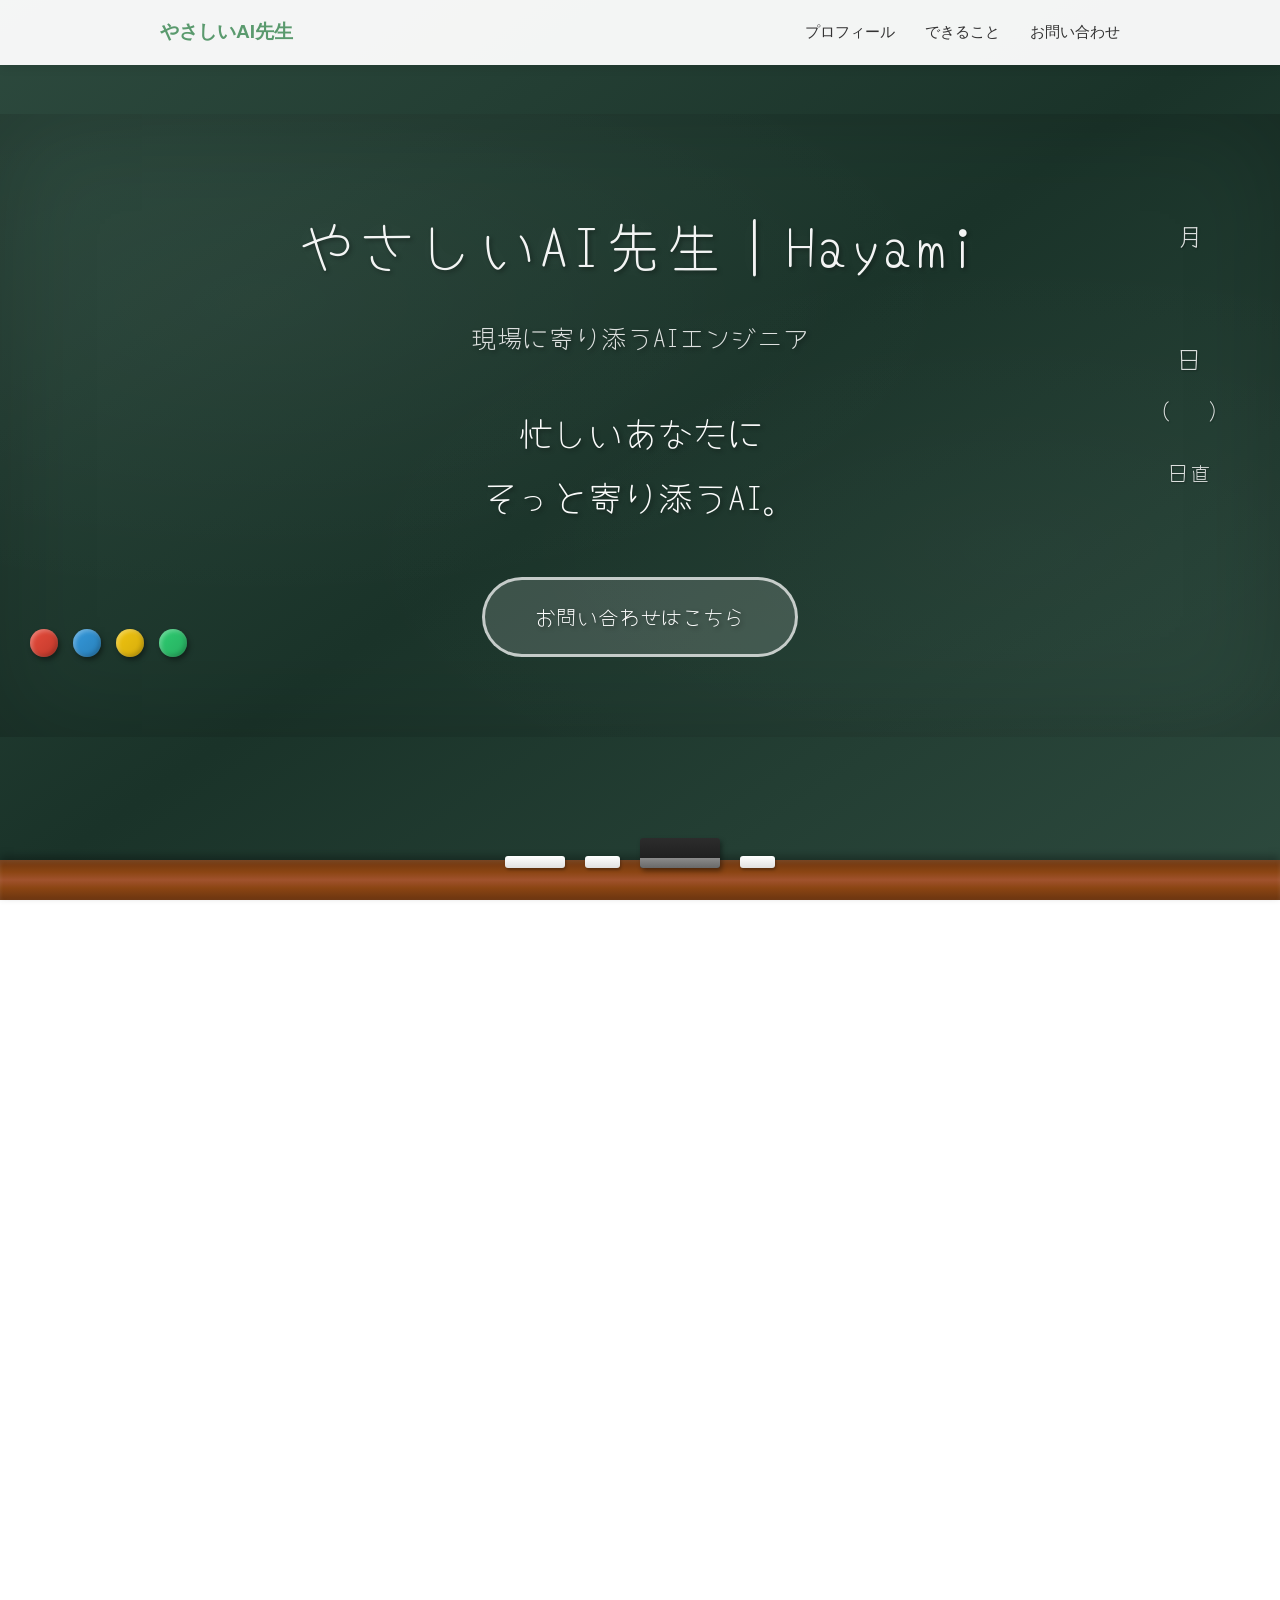
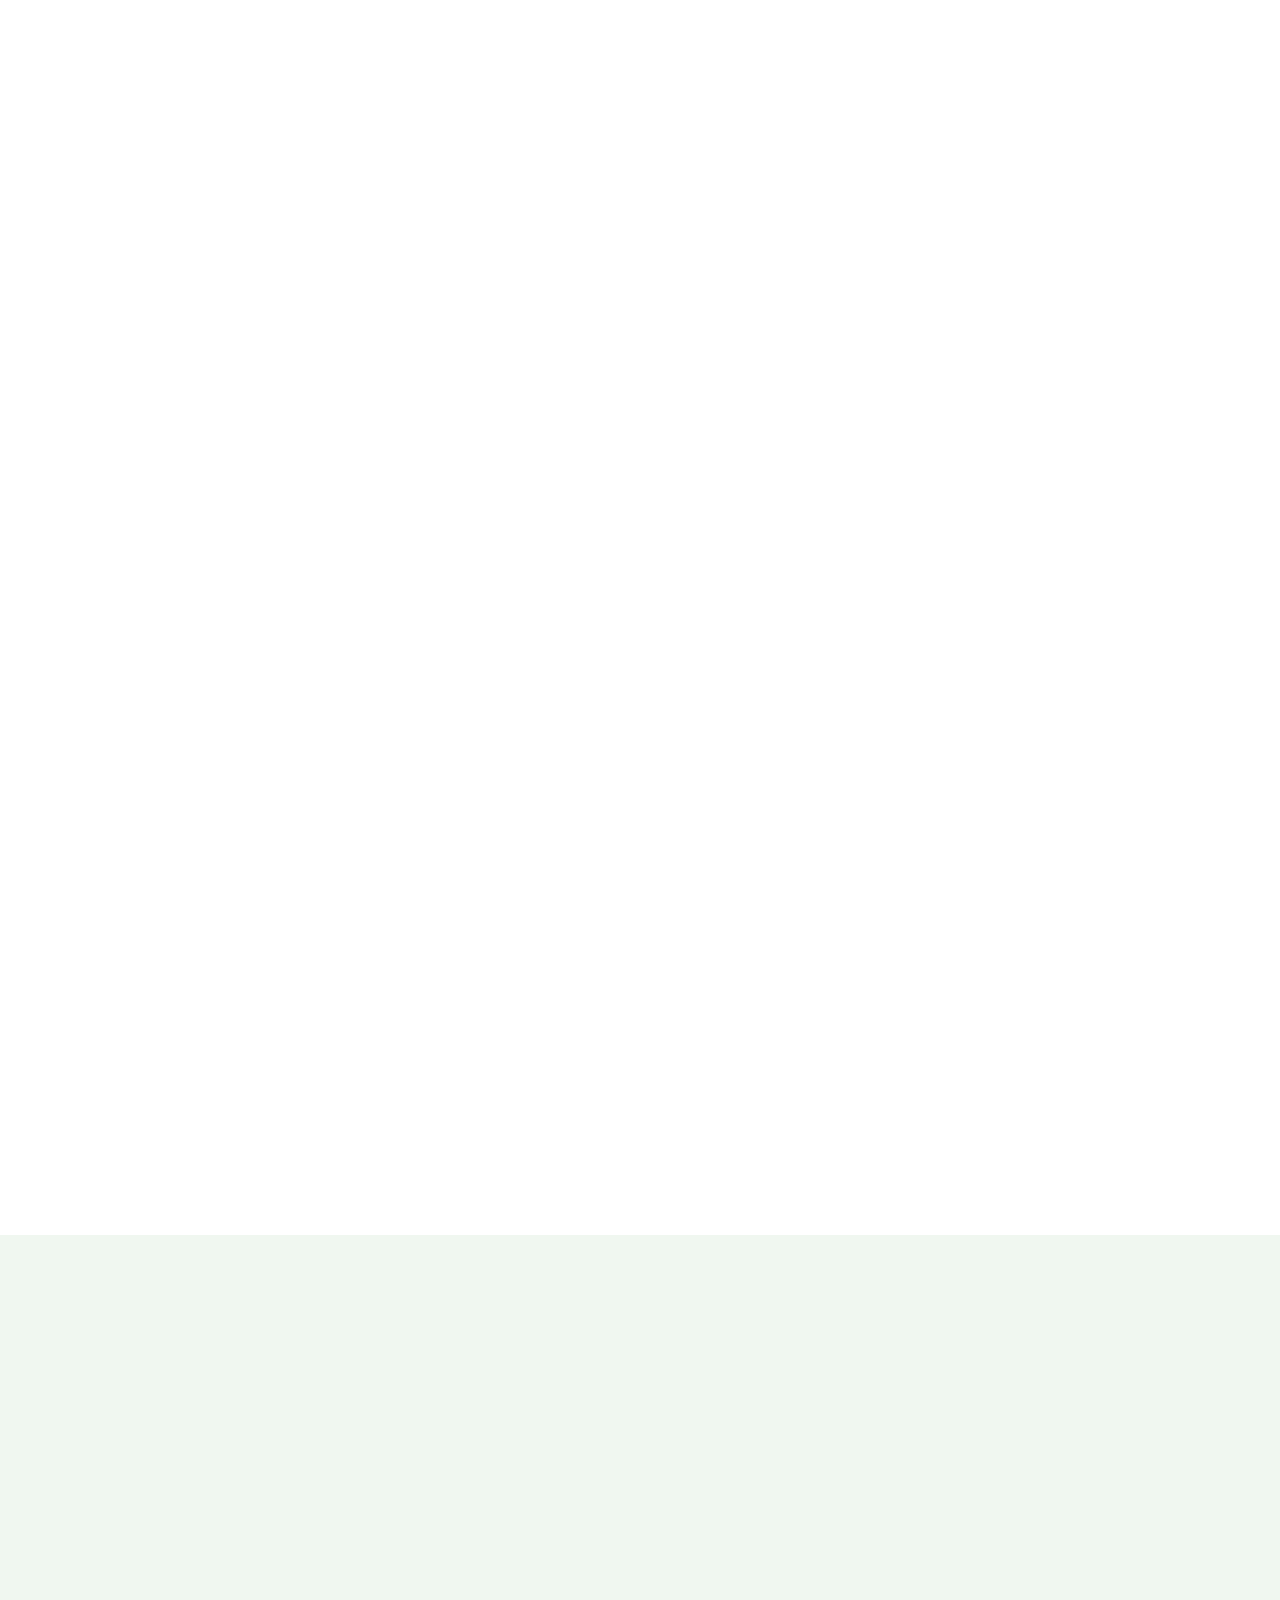
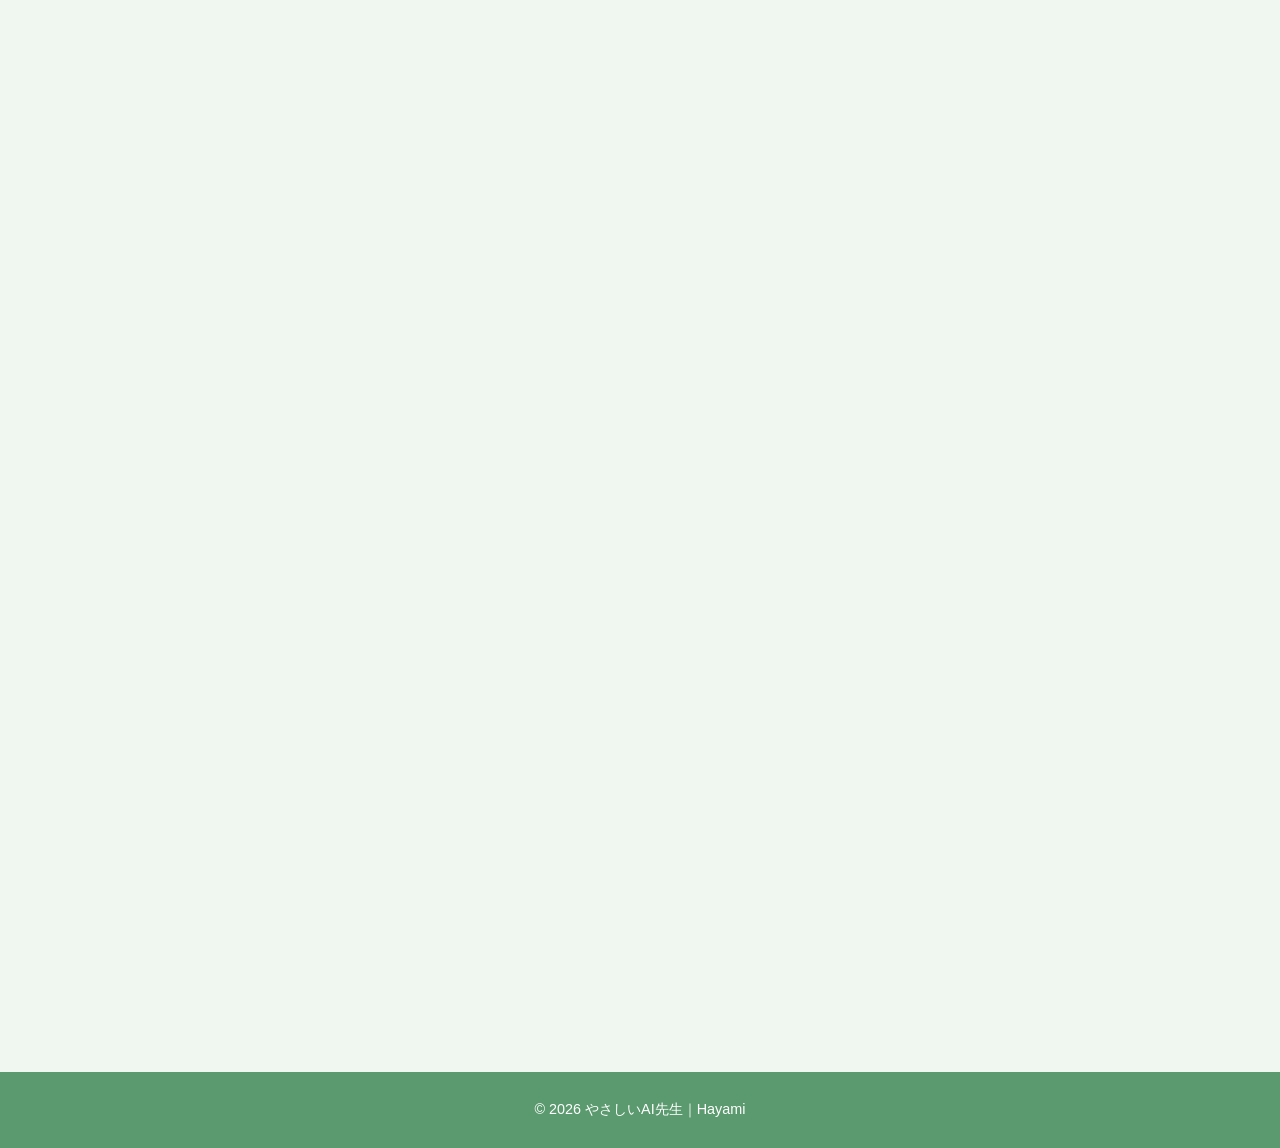
<file: index.html>
<!DOCTYPE html>
<html lang="ja">
<head>
  <meta charset="UTF-8">
  <meta name="viewport" content="width=device-width, initial-scale=1.0">
  <meta name="description" content="「やさしいAI先生｜Hayami」は、忙しい先生や保護者に寄り添い、AIと自動化で毎日にゆとりを生み出すお手伝いをしています。">
  <title>やさしいAI先生｜Hayami｜忙しいあなたに寄り添うAI</title>
  <link rel="preconnect" href="https://fonts.googleapis.com">
  <link rel="preconnect" href="https://fonts.gstatic.com" crossorigin>
  <link href="https://fonts.googleapis.com/css2?family=Yomogi&display=swap" rel="stylesheet">
  <link rel="stylesheet" href="styles.css">
</head>
<body>
  <!-- ヘッダーナビゲーション -->
  <header class="header" id="header">
    <nav class="nav">
      <div class="nav-logo">やさしいAI先生</div>
      <ul class="nav-links">
        <li><a href="#profile">プロフィール</a></li>
        <li><a href="#services">できること</a></li>
        <li><a href="#contact">お問い合わせ</a></li>
      </ul>
      <button class="nav-toggle" id="navToggle" aria-label="メニューを開く">
        <span></span>
        <span></span>
        <span></span>
      </button>
    </nav>
  </header>

  <!-- ヒーローセクション -->
  <section class="hero" id="hero">
    <div class="chalkboard">
      <div class="chalkboard-inner">
        <h1 class="hero-name">やさしいAI先生｜Hayami</h1>
        <p class="hero-title">現場に寄り添うAIエンジニア</p>
        <p class="hero-catch">忙しいあなたに<br>そっと寄り添うAI。</p>
        <a href="#contact" class="hero-button">お問い合わせはこちら</a>
      </div>
      <!-- 日付・日直 -->
      <div class="chalkboard-date">
        <div class="date-item month">月</div>
        <div class="date-item">日</div>
        <div class="date-item">（　）</div>
        <div class="date-item duty">日直</div>
      </div>
      <!-- マグネット -->
      <div class="magnets">
        <div class="magnet magnet-red"></div>
        <div class="magnet magnet-blue"></div>
        <div class="magnet magnet-yellow"></div>
        <div class="magnet magnet-green"></div>
      </div>
    </div>
    <!-- チョークと黒板消し -->
    <div class="chalk-tray">
      <div class="chalk"></div>
      <div class="chalk chalk-short"></div>
      <div class="eraser"></div>
      <div class="chalk chalk-short"></div>
    </div>
  </section>

  <!-- プロフィールセクション -->
  <section class="profile section" id="profile">
    <!-- 左側の蔦と花 -->
    <div class="vine-decoration vine-left">
      <svg viewBox="0 0 60 1600" preserveAspectRatio="none" xmlns="http://www.w3.org/2000/svg" class="vine-svg fade-in">
        <path class="vine-stem" d="M30 0 Q40 100 25 200 Q10 300 35 400 Q50 500 20 600 Q5 700 30 800 Q45 900 25 1000 Q10 1100 35 1200 Q50 1300 20 1400 Q5 1500 30 1600" fill="none" stroke="#5A9A6E" stroke-width="3"/>
        <path class="vine-leaf" d="M32 25 Q22 15 27 0 Q37 5 42 20 Q37 30 32 25" fill="#6BAF7E"/>
        <path class="vine-leaf" d="M25 105 Q15 95 20 80 Q30 85 35 100 Q30 110 25 105" fill="#6BAF7E"/>
        <path class="vine-leaf" d="M38 185 Q48 175 53 160 Q43 155 33 170 Q33 180 38 185" fill="#6BAF7E"/>
        <path class="vine-leaf" d="M22 265 Q12 255 7 240 Q17 235 27 250 Q27 260 22 265" fill="#6BAF7E"/>
        <path class="vine-leaf" d="M38 345 Q48 335 53 320 Q43 315 33 330 Q33 340 38 345" fill="#6BAF7E"/>
        <path class="vine-leaf" d="M20 425 Q10 415 5 400 Q15 395 25 410 Q25 420 20 425" fill="#6BAF7E"/>
        <path class="vine-leaf" d="M40 505 Q50 495 55 480 Q45 475 35 490 Q35 500 40 505" fill="#6BAF7E"/>
        <path class="vine-leaf" d="M18 585 Q8 575 3 560 Q13 555 23 570 Q23 580 18 585" fill="#6BAF7E"/>
        <path class="vine-leaf" d="M38 665 Q48 655 53 640 Q43 635 33 650 Q33 660 38 665" fill="#6BAF7E"/>
        <path class="vine-leaf" d="M22 745 Q12 735 7 720 Q17 715 27 730 Q27 740 22 745" fill="#6BAF7E"/>
        <path class="vine-leaf" d="M38 825 Q48 815 53 800 Q43 795 33 810 Q33 820 38 825" fill="#6BAF7E"/>
        <path class="vine-leaf" d="M20 905 Q10 895 5 880 Q15 875 25 890 Q25 900 20 905" fill="#6BAF7E"/>
        <path class="vine-leaf" d="M40 985 Q50 975 55 960 Q45 955 35 970 Q35 980 40 985" fill="#6BAF7E"/>
        <path class="vine-leaf" d="M18 1065 Q8 1055 3 1040 Q13 1035 23 1050 Q23 1060 18 1065" fill="#6BAF7E"/>
        <path class="vine-leaf" d="M38 1145 Q48 1135 53 1120 Q43 1115 33 1130 Q33 1140 38 1145" fill="#6BAF7E"/>
        <path class="vine-leaf" d="M22 1225 Q12 1215 7 1200 Q17 1195 27 1210 Q27 1220 22 1225" fill="#6BAF7E"/>
        <path class="vine-leaf" d="M38 1305 Q48 1295 53 1280 Q43 1275 33 1290 Q33 1300 38 1305" fill="#6BAF7E"/>
        <path class="vine-leaf" d="M20 1385 Q10 1375 5 1360 Q15 1355 25 1370 Q25 1380 20 1385" fill="#6BAF7E"/>
        <path class="vine-leaf" d="M38 1465 Q48 1455 53 1440 Q43 1435 33 1450 Q33 1460 38 1465" fill="#6BAF7E"/>
        <path class="vine-leaf" d="M22 1545 Q12 1535 7 1520 Q17 1515 27 1530 Q27 1540 22 1545" fill="#6BAF7E"/>
      </svg>
      <div class="flower flower-1 fade-in">
        <svg viewBox="0 0 40 40" xmlns="http://www.w3.org/2000/svg">
          <ellipse cx="20" cy="8" rx="5" ry="8" fill="#F4A7C1"/>
          <ellipse cx="20" cy="32" rx="5" ry="8" fill="#F4A7C1"/>
          <ellipse cx="8" cy="20" rx="8" ry="5" fill="#F4A7C1"/>
          <ellipse cx="32" cy="20" rx="8" ry="5" fill="#F4A7C1"/>
          <ellipse cx="11" cy="11" rx="5" ry="7" fill="#F4A7C1" transform="rotate(-45 11 11)"/>
          <ellipse cx="29" cy="11" rx="5" ry="7" fill="#F4A7C1" transform="rotate(45 29 11)"/>
          <ellipse cx="11" cy="29" rx="5" ry="7" fill="#F4A7C1" transform="rotate(45 11 29)"/>
          <ellipse cx="29" cy="29" rx="5" ry="7" fill="#F4A7C1" transform="rotate(-45 29 29)"/>
          <circle cx="20" cy="20" r="5" fill="#FFD700"/>
        </svg>
      </div>
      <div class="flower flower-2 fade-in">
        <svg viewBox="0 0 40 40" xmlns="http://www.w3.org/2000/svg">
          <ellipse cx="20" cy="8" rx="5" ry="8" fill="#F4A7C1"/>
          <ellipse cx="20" cy="32" rx="5" ry="8" fill="#F4A7C1"/>
          <ellipse cx="8" cy="20" rx="8" ry="5" fill="#F4A7C1"/>
          <ellipse cx="32" cy="20" rx="8" ry="5" fill="#F4A7C1"/>
          <ellipse cx="11" cy="11" rx="5" ry="7" fill="#F4A7C1" transform="rotate(-45 11 11)"/>
          <ellipse cx="29" cy="11" rx="5" ry="7" fill="#F4A7C1" transform="rotate(45 29 11)"/>
          <ellipse cx="11" cy="29" rx="5" ry="7" fill="#F4A7C1" transform="rotate(45 11 29)"/>
          <ellipse cx="29" cy="29" rx="5" ry="7" fill="#F4A7C1" transform="rotate(-45 29 29)"/>
          <circle cx="20" cy="20" r="5" fill="#FFD700"/>
        </svg>
      </div>
    </div>

    <!-- 右側の蔦と花 -->
    <div class="vine-decoration vine-right">
      <svg viewBox="0 0 60 1600" preserveAspectRatio="none" xmlns="http://www.w3.org/2000/svg" class="vine-svg fade-in">
        <path class="vine-stem" d="M30 0 Q20 100 35 200 Q50 300 25 400 Q10 500 40 600 Q55 700 30 800 Q20 900 35 1000 Q50 1100 25 1200 Q10 1300 40 1400 Q55 1500 30 1600" fill="none" stroke="#5A9A6E" stroke-width="3"/>
        <path class="vine-leaf" d="M28 25 Q38 15 33 0 Q23 5 18 20 Q23 30 28 25" fill="#6BAF7E"/>
        <path class="vine-leaf" d="M35 105 Q45 95 40 80 Q30 85 25 100 Q30 110 35 105" fill="#6BAF7E"/>
        <path class="vine-leaf" d="M22 185 Q12 175 7 160 Q17 155 27 170 Q27 180 22 185" fill="#6BAF7E"/>
        <path class="vine-leaf" d="M38 265 Q48 255 53 240 Q43 235 33 250 Q33 260 38 265" fill="#6BAF7E"/>
        <path class="vine-leaf" d="M22 345 Q12 335 7 320 Q17 315 27 330 Q27 340 22 345" fill="#6BAF7E"/>
        <path class="vine-leaf" d="M40 425 Q50 415 55 400 Q45 395 35 410 Q35 420 40 425" fill="#6BAF7E"/>
        <path class="vine-leaf" d="M20 505 Q10 495 5 480 Q15 475 25 490 Q25 500 20 505" fill="#6BAF7E"/>
        <path class="vine-leaf" d="M42 585 Q52 575 57 560 Q47 555 37 570 Q37 580 42 585" fill="#6BAF7E"/>
        <path class="vine-leaf" d="M22 665 Q12 655 7 640 Q17 635 27 650 Q27 660 22 665" fill="#6BAF7E"/>
        <path class="vine-leaf" d="M38 745 Q48 735 53 720 Q43 715 33 730 Q33 740 38 745" fill="#6BAF7E"/>
        <path class="vine-leaf" d="M22 825 Q12 815 7 800 Q17 795 27 810 Q27 820 22 825" fill="#6BAF7E"/>
        <path class="vine-leaf" d="M40 905 Q50 895 55 880 Q45 875 35 890 Q35 900 40 905" fill="#6BAF7E"/>
        <path class="vine-leaf" d="M20 985 Q10 975 5 960 Q15 955 25 970 Q25 980 20 985" fill="#6BAF7E"/>
        <path class="vine-leaf" d="M42 1065 Q52 1055 57 1040 Q47 1035 37 1050 Q37 1060 42 1065" fill="#6BAF7E"/>
        <path class="vine-leaf" d="M22 1145 Q12 1135 7 1120 Q17 1115 27 1130 Q27 1140 22 1145" fill="#6BAF7E"/>
        <path class="vine-leaf" d="M38 1225 Q48 1215 53 1200 Q43 1195 33 1210 Q33 1220 38 1225" fill="#6BAF7E"/>
        <path class="vine-leaf" d="M22 1305 Q12 1295 7 1280 Q17 1275 27 1290 Q27 1300 22 1305" fill="#6BAF7E"/>
        <path class="vine-leaf" d="M40 1385 Q50 1375 55 1360 Q45 1355 35 1370 Q35 1380 40 1385" fill="#6BAF7E"/>
        <path class="vine-leaf" d="M22 1465 Q12 1455 7 1440 Q17 1435 27 1450 Q27 1460 22 1465" fill="#6BAF7E"/>
        <path class="vine-leaf" d="M38 1545 Q48 1535 53 1520 Q43 1515 33 1530 Q33 1540 38 1545" fill="#6BAF7E"/>
      </svg>
      <div class="flower flower-3 fade-in">
        <svg viewBox="0 0 40 40" xmlns="http://www.w3.org/2000/svg">
          <ellipse cx="20" cy="8" rx="5" ry="8" fill="#F4A7C1"/>
          <ellipse cx="20" cy="32" rx="5" ry="8" fill="#F4A7C1"/>
          <ellipse cx="8" cy="20" rx="8" ry="5" fill="#F4A7C1"/>
          <ellipse cx="32" cy="20" rx="8" ry="5" fill="#F4A7C1"/>
          <ellipse cx="11" cy="11" rx="5" ry="7" fill="#F4A7C1" transform="rotate(-45 11 11)"/>
          <ellipse cx="29" cy="11" rx="5" ry="7" fill="#F4A7C1" transform="rotate(45 29 11)"/>
          <ellipse cx="11" cy="29" rx="5" ry="7" fill="#F4A7C1" transform="rotate(45 11 29)"/>
          <ellipse cx="29" cy="29" rx="5" ry="7" fill="#F4A7C1" transform="rotate(-45 29 29)"/>
          <circle cx="20" cy="20" r="5" fill="#FFD700"/>
        </svg>
      </div>
      <div class="flower flower-4 fade-in">
        <svg viewBox="0 0 40 40" xmlns="http://www.w3.org/2000/svg">
          <ellipse cx="20" cy="8" rx="5" ry="8" fill="#F4A7C1"/>
          <ellipse cx="20" cy="32" rx="5" ry="8" fill="#F4A7C1"/>
          <ellipse cx="8" cy="20" rx="8" ry="5" fill="#F4A7C1"/>
          <ellipse cx="32" cy="20" rx="8" ry="5" fill="#F4A7C1"/>
          <ellipse cx="11" cy="11" rx="5" ry="7" fill="#F4A7C1" transform="rotate(-45 11 11)"/>
          <ellipse cx="29" cy="11" rx="5" ry="7" fill="#F4A7C1" transform="rotate(45 29 11)"/>
          <ellipse cx="11" cy="29" rx="5" ry="7" fill="#F4A7C1" transform="rotate(45 11 29)"/>
          <ellipse cx="29" cy="29" rx="5" ry="7" fill="#F4A7C1" transform="rotate(-45 29 29)"/>
          <circle cx="20" cy="20" r="5" fill="#FFD700"/>
        </svg>
      </div>
    </div>

    <div class="container">
      <h2 class="section-title fade-in">プロフィール</h2>

      <div class="profile-content">
        <div class="profile-image fade-in">
          <div class="profile-placeholder">
            <span>Photo</span>
          </div>
        </div>

        <div class="profile-text fade-in">
          <p>はじめまして。<br>やさしいAI先生｜Hayami として活動しています。</p>

          <p>私は、AIや自動化の力を使って<br><strong>忙しい人の毎日に、少しのゆとりを生み出す仕組みづくり</strong> を行っています。</p>

          <p>「AI」と聞くと、<br>難しそう、専門知識が必要そう…<br>そんなイメージを持つ方も多いかもしれません。</p>

          <p>でも本来、AIは<br><strong>がんばりすぎている人の負担を軽くするための道具</strong><br>だと、私は考えています。</p>

          <h3 class="profile-heading">現場にいるからこそ、わかること</h3>

          <p>私は現在も小学校の教員として現場に立っています。<br>毎日、時間に追われながら子どもたちと向き合う先生方、<br>仕事と家庭の両立に奮闘している保護者の方々の姿を、すぐそばで見てきました。</p>

          <p>「本当はもっと丁寧に向き合いたいのに、時間がない」<br>そんな声をたくさん聞いてきたからこそ、</p>

          <p><strong>難しいことを覚えなくても使えるAI</strong><br><strong>がんばらなくても回る仕組み</strong></p>

          <p>を大切にして開発しています。</p>

          <h3 class="profile-heading">私が目指していること</h3>

          <p>私は、AIの専門家としてすごい技術を見せたいわけではありません。</p>

          <p>目指しているのは<br><strong>AIがわからない人のそばで、一緒に考え、支える存在になること。</strong></p>

          <p>忙しい人の時間にゆとりが生まれることで、<br>心にも少し余白ができる。<br>その余裕が、子どもや家族、大切な人への笑顔や愛情につながっていく。</p>

          <p>そんなやさしい循環を生み出すために、AIを使っていきたいと思っています。</p>

          <p>この想いを、私は<br><span class="highlight">「笑愛（えーあい）」</span><br>という言葉に込めています。</p>

          <h3 class="profile-heading">忙しいあなたに、そっと寄り添うAI</h3>

          <p>AIやプログラミングの知識がなくても大丈夫です。</p>

          <p>「これ、自動化できるのかな？」<br>「もっと楽になる方法ってある？」</p>

          <p>そんな小さな疑問から、一緒に考えていきましょう。</p>

          <p>私は、<br><strong>忙しいあなたに、そっと寄り添うAIの先生</strong> として<br>あなたの毎日が少し軽くなるお手伝いをしています。</p>
        </div>
      </div>
    </div>
  </section>

  <!-- できることセクション -->
  <section class="services section" id="services">
    <div class="container">
      <h2 class="section-title fade-in">できること</h2>

      <div class="services-grid">
        <div class="service-card fade-in">
          <div class="service-icon">⚙️</div>
          <h3 class="service-title">業務の自動化</h3>
          <p class="service-description">転記・集計・確認作業の削減で、日々の業務負担を軽くします。</p>
          <p class="service-example">実例：中古アパレル販売の出品業務をAI化（2026年7月〜本番稼働中）</p>
          <a class="service-link" href="works/listing-ai.html">実例を見る</a>
        </div>

        <div class="service-card fade-in">
          <div class="service-icon">🤖</div>
          <h3 class="service-title">AI活用サポート</h3>
          <p class="service-description">分類・文章作成・アイデア整理など、AIを活用した業務改善をお手伝いします。</p>
        </div>

        <div class="service-card fade-in">
          <div class="service-icon">👨‍👩‍👧</div>
          <h3 class="service-title">教育／子育て世代向けの仕組み化</h3>
          <p class="service-description">先生・保護者の負担軽減につながる仕組みをご提案します。</p>
        </div>

        <div class="service-card fade-in">
          <div class="service-icon">📱</div>
          <h3 class="service-title">LINE/Googleツール連携</h3>
          <p class="service-description">フォーム・スプレッドシート等との連携で、使いやすい仕組みを構築します。</p>
        </div>
      </div>
    </div>
  </section>

  <!-- お問い合わせセクション -->
  <section class="contact section" id="contact">
    <div class="container">
      <h2 class="section-title fade-in">お問い合わせ</h2>
      <div class="contact-content fade-in">
        <p>ご質問やご相談がありましたら、<br>お気軽にメールでご連絡ください。</p>
        <a href="mailto:khayami66@gmail.com" class="contact-button">
          ✉️ メールで問い合わせる
        </a>
      </div>
    </div>
  </section>

  <!-- フッター -->
  <footer class="footer">
    <div class="container">
      <p>&copy; 2026 やさしいAI先生｜Hayami</p>
    </div>
  </footer>

  <script src="script.js"></script>
</body>
</html>
</file>
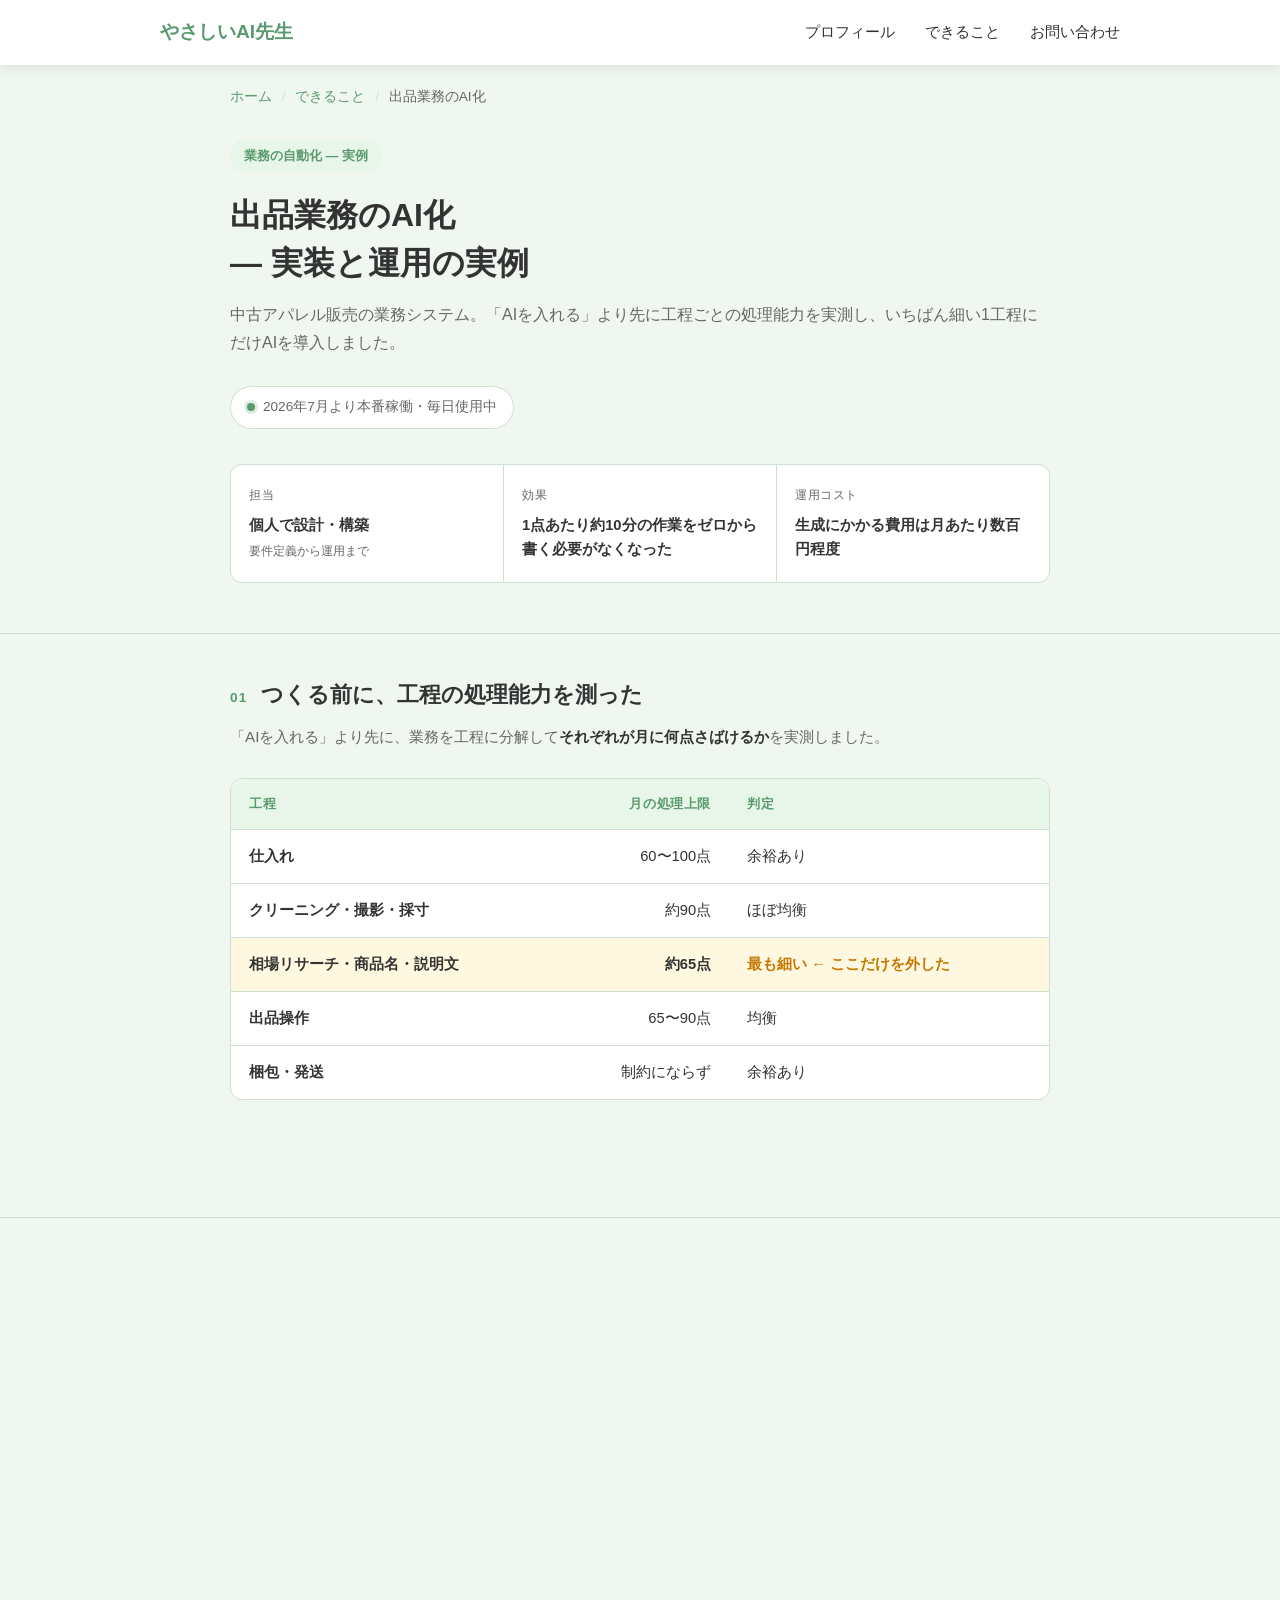
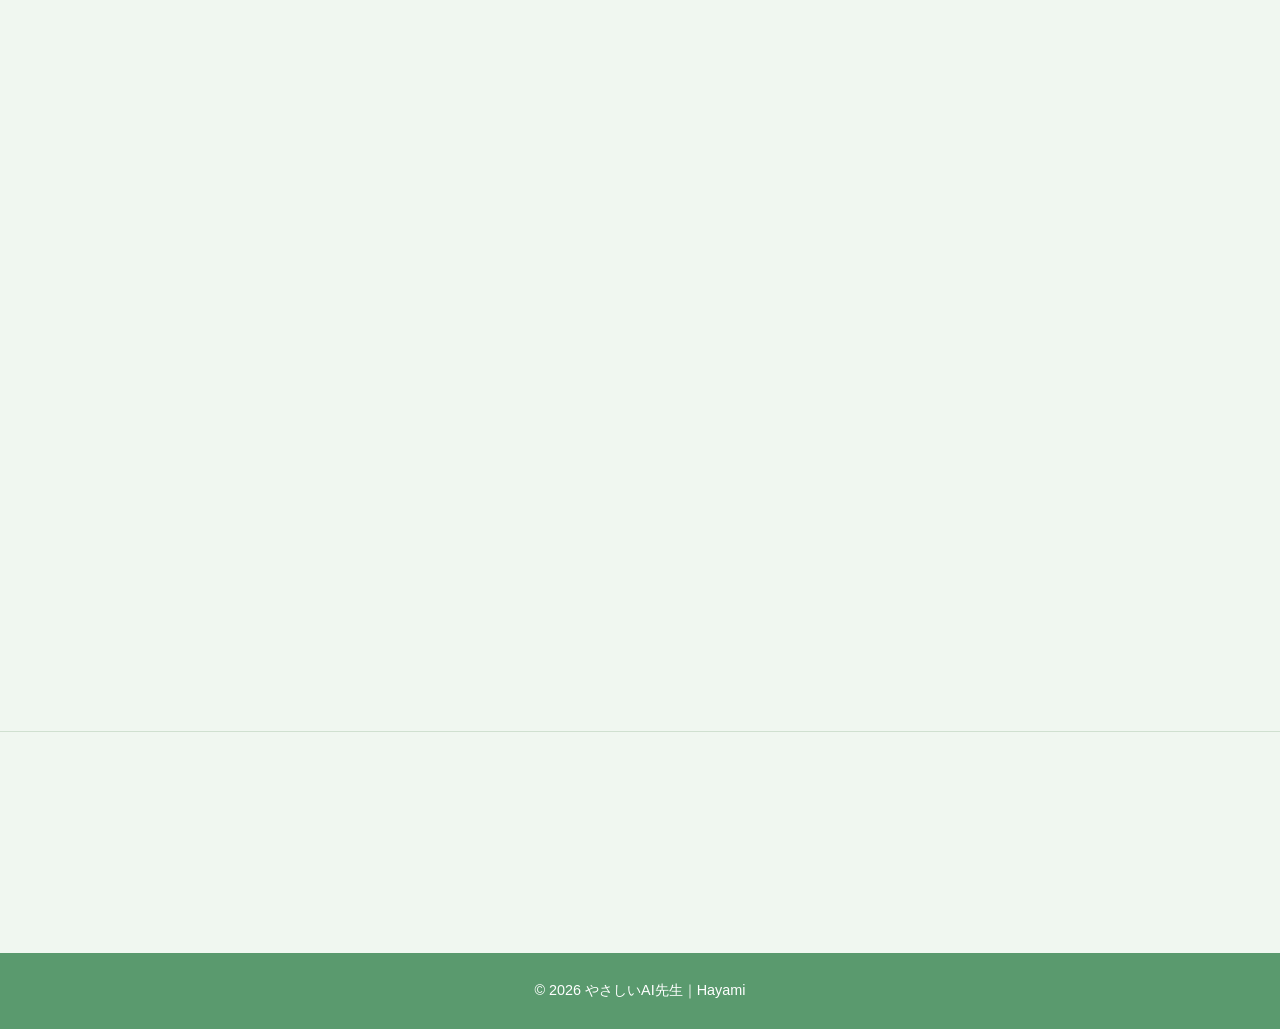
<file: works/listing-ai.html>
<!DOCTYPE html>
<html lang="ja">
<head>
  <meta charset="UTF-8">
  <meta name="viewport" content="width=device-width, initial-scale=1.0">
  <meta name="description" content="中古アパレル販売の出品業務をAI化した実例。工程ごとの処理能力を実測し、最も細い1工程にだけAIを導入。2026年7月より本番稼働中。">
  <title>出品業務のAI化 ― 実装と運用の実例｜やさしいAI先生｜Hayami</title>
  <link rel="preconnect" href="https://fonts.googleapis.com">
  <link rel="preconnect" href="https://fonts.gstatic.com" crossorigin>
  <link href="https://fonts.googleapis.com/css2?family=Yomogi&display=swap" rel="stylesheet">
  <link rel="stylesheet" href="../styles.css">
  <link rel="stylesheet" href="../work-detail.css">
</head>
<body>
  <!-- ヘッダーナビゲーション -->
  <header class="header" id="header">
    <nav class="nav">
      <a class="nav-logo" href="../index.html">やさしいAI先生</a>
      <ul class="nav-links">
        <li><a href="../index.html#profile">プロフィール</a></li>
        <li><a href="../index.html#services">できること</a></li>
        <li><a href="../index.html#contact">お問い合わせ</a></li>
      </ul>
      <button class="nav-toggle" id="navToggle" aria-label="メニューを開く">
        <span></span>
        <span></span>
        <span></span>
      </button>
    </nav>
  </header>

  <main class="work-page">
    <!-- パンくず -->
    <nav class="breadcrumb" aria-label="パンくずリスト">
      <a href="../index.html">ホーム</a>
      <span>/</span>
      <a href="../index.html#services">できること</a>
      <span>/</span>
      出品業務のAI化
    </nav>

    <!-- ページ見出し -->
    <section class="work-hero">
      <div class="work-container">
        <div class="work-label fade-in">業務の自動化 ― 実例</div>
        <h1 class="work-title fade-in">出品業務のAI化<br>― 実装と運用の実例</h1>
        <p class="work-lead fade-in">中古アパレル販売の業務システム。「AIを入れる」より先に工程ごとの処理能力を実測し、いちばん細い1工程にだけAIを導入しました。</p>
        <p class="fade-in"><span class="work-status">2026年7月より本番稼働・毎日使用中</span></p>

        <dl class="work-summary fade-in">
          <div class="work-summary-item">
            <dt>担当</dt>
            <dd>個人で設計・構築<small>要件定義から運用まで</small></dd>
          </div>
          <div class="work-summary-item">
            <dt>効果</dt>
            <dd>1点あたり約10分の作業をゼロから書く必要がなくなった</dd>
          </div>
          <div class="work-summary-item">
            <dt>運用コスト</dt>
            <dd>生成にかかる費用は月あたり数百円程度</dd>
          </div>
        </dl>
      </div>
    </section>

    <!-- 01 工程の処理能力を測った -->
    <section class="work-section">
      <div class="work-container">
        <h2 class="work-section-title fade-in">
          <span class="work-section-num">01</span>
          つくる前に、工程の処理能力を測った
        </h2>
        <p class="work-section-desc fade-in">「AIを入れる」より先に、業務を工程に分解して<strong>それぞれが月に何点さばけるか</strong>を実測しました。</p>

        <div class="table-scroll fade-in">
          <table class="work-table">
            <thead>
              <tr>
                <th scope="col">工程</th>
                <th scope="col" class="num">月の処理上限</th>
                <th scope="col">判定</th>
              </tr>
            </thead>
            <tbody>
              <tr>
                <th scope="row">仕入れ</th>
                <td class="num">60〜100点</td>
                <td>余裕あり</td>
              </tr>
              <tr>
                <th scope="row">クリーニング・撮影・採寸</th>
                <td class="num">約90点</td>
                <td>ほぼ均衡</td>
              </tr>
              <tr class="is-bottleneck">
                <th scope="row">相場リサーチ・商品名・説明文</th>
                <td class="num">約65点</td>
                <td><span class="bottleneck-tag">最も細い ← ここだけを外した</span></td>
              </tr>
              <tr>
                <th scope="row">出品操作</th>
                <td class="num">65〜90点</td>
                <td>均衡</td>
              </tr>
              <tr>
                <th scope="row">梱包・発送</th>
                <td class="num">制約にならず</td>
                <td>余裕あり</td>
              </tr>
            </tbody>
          </table>
        </div>

        <p class="work-note fade-in">1点あたり約10分。他の工程に余力があっても、<strong>最も細い工程の処理量が全体の上限になる</strong>ため、AIはこの1工程にだけ導入しました。</p>
      </div>
    </section>

    <!-- 02 実際の流れ -->
    <section class="work-section">
      <div class="work-container">
        <h2 class="work-section-title fade-in">
          <span class="work-section-num">02</span>
          実際の流れ
        </h2>
        <p class="work-section-desc fade-in">撮影済みの写真を入れてから、確認して保存するまで。</p>

        <div class="flow fade-in">
          <div class="flow-step is-input">
            <div class="flow-step-label">入力</div>
            <div class="flow-step-title">商品画像</div>
            <div class="flow-step-desc">撮影済みの<br>写真を入れる</div>
          </div>
          <div class="flow-arrow" aria-hidden="true">▶</div>
          <div class="flow-step">
            <div class="flow-step-label">AI ①</div>
            <div class="flow-step-title">特徴抽出</div>
            <div class="flow-step-desc">色・素材・柄・<br>タグの文字を読む</div>
          </div>
          <div class="flow-arrow" aria-hidden="true">▶</div>
          <div class="flow-step">
            <div class="flow-step-label">AI ②</div>
            <div class="flow-step-title">名称照合</div>
            <div class="flow-step-desc">ブランド辞書<br>183件と突合</div>
          </div>
          <div class="flow-arrow" aria-hidden="true">▶</div>
          <div class="flow-step">
            <div class="flow-step-label">AI ③</div>
            <div class="flow-step-title">文章生成</div>
            <div class="flow-step-desc">商品名と<br>説明文の下書き</div>
          </div>
          <div class="flow-arrow" aria-hidden="true">▶</div>
          <div class="flow-step is-human">
            <div class="flow-step-label">人 ④</div>
            <div class="flow-step-title">人が確認</div>
            <div class="flow-step-desc">修正して<br>保存・出品</div>
          </div>
        </div>

        <p class="work-note fade-in">保存を押すと、<strong>管理台帳・採寸表・出品ログの3か所に同じ管理番号で同時に書き込まれます。</strong>これまで手作業だった転記と採番がなくなり、記録漏れによる集計のずれも起きなくなりました。</p>
        <p class="work-note fade-in">蓄積されたデータは、次の段階（販売価格の提案）の材料としてそのまま使えるよう、最初から同じ形式で貯めています。</p>
      </div>
    </section>

    <!-- 03 実際の出力例 -->
    <section class="work-section">
      <div class="work-container">
        <h2 class="work-section-title fade-in">
          <span class="work-section-num">03</span>
          実際の出力例
        </h2>
        <p class="work-section-desc fade-in">商品の写真を入れてから、この文章が出てくるまで十数秒。</p>

        <div class="io-grid fade-in">
          <div class="io-input">
            <div class="io-heading">入力：撮影済みの商品写真</div>
            <img class="io-photo" src="../assets/works/listing-ai/hoodie.jpg" alt="入力に使った商品写真（黒いadidasのパーカー）" width="900" height="900" loading="lazy">
            <p class="io-caption">
              商品ジャンルを選び、この写真をアップロードするだけ。採寸値（着丈・身幅など）を入れておくと、説明文の【実寸】欄に自動で反映されます。
            </p>
            <p class="io-caption">
              右の文章は、この1枚から生成されたものです。ブランド名・色・ロゴの位置・カンガルーポケットといった特徴は、すべて画像から読み取っています。
            </p>
          </div>

          <div class="io-outputs">
            <div class="io-output">
              <div class="io-heading">出力：商品名（35〜40字）</div>
              <div class="io-box">
                <p class="io-product-name">adidas パーカー 胸ロゴ 袖ロゴ カンガルーポケット ルーズ ブラック M</p>
              </div>
            </div>

            <div class="io-output">
              <div class="io-heading">出力：商品説明</div>
              <div class="io-box">
                <div class="io-description">ご覧いただきありがとうございます。

↓他の商品はこちら
#ショップ名 #ショップ名_ニットトレーナー

【商品について】
☑︎ 普段使いはもちろん、ストリートやカジュアルなシーンで活躍するアディダスパーカー。
☑︎ デニムやスウェットパンツと合わせてリラックス感のある着こなしや、スカートで甘辛ミックスも可愛い。
☑︎ フード付きで暖かく、カンガルーポケットが機能的。幅広いスタイルにマッチする汎用性の高さが魅力です。

【カラー】
ブラック

【状態】
・目立った傷や汚れのないお品物です。
・古着のため多少の使用感はございます。

【実寸】
着丈：70cm
身幅：50cm

※素人採寸のため、多少の誤差はご了承ください。
※詳細採寸や気になる点は、購入前にお気軽にコメントください。
※ご購入前にプロフィールもあわせてご確認ください。

#アディダス #スウェット #フーディー #トレーナー #ストリート #カジュアル #スポーツMIX #Y2K #古着MIX #メンズ

70's 80's 90's 00's
デザイン 個性的 色落ち パッチワーク
スポーツMIX 加工 ダメージ かすれ ワッフル ロゴ
編み込み レースアップ ギミック ブリーチ
ミリタリー クラッシュ アメカジ グランジ
パンク Y2K モード アーカイブ vintage archive
好きな方におすすめです。

管理番号：</div>
              </div>
            </div>
          </div>
        </div>

        <div class="work-callout fade-in">
          これまでは1点あたり約10分かけて書いていた部分です。<br>
          人はこの下書きを<strong>確認して直すだけ</strong>になり、ゼロから書く作業がなくなりました。
        </div>
      </div>
    </section>

    <!-- 04 構成 -->
    <section class="work-section">
      <div class="work-container">
        <h2 class="work-section-title fade-in">
          <span class="work-section-num">04</span>
          構成
        </h2>
        <p class="work-section-desc fade-in">個人で設計・構築しています。</p>

        <dl class="stack-list fade-in">
          <div class="stack-item">
            <dt>画面</dt>
            <dd>Next.js（Vercel）<small>iPad・スマートフォンから利用</small></dd>
          </div>
          <div class="stack-item">
            <dt>処理</dt>
            <dd>FastAPI（Google Cloud Run）</dd>
          </div>
          <div class="stack-item">
            <dt>記録</dt>
            <dd>Google スプレッドシート ＋ Apps Script</dd>
          </div>
          <div class="stack-item">
            <dt>画像認識・文章生成</dt>
            <dd>Gemini 2.5 Flash</dd>
          </div>
        </dl>

        <p class="work-note fade-in">生成にかかる費用は運用規模に対して月あたり数百円程度。特定の生成AIに依存しないよう、<strong>モデルの差し替え箇所は1ファイルに集約</strong>しています。</p>
      </div>
    </section>

    <!-- 05 AIに任せたこと／任せなかったこと -->
    <section class="work-section">
      <div class="work-container">
        <h2 class="work-section-title fade-in">
          <span class="work-section-num">05</span>
          AIに任せたこと／任せなかったこと
        </h2>
        <p class="work-section-desc fade-in">設計上いちばん時間をかけたのは、この線引きの判断です。</p>

        <h3 class="io-heading fade-in" style="margin-bottom:14px;">AIに任せたこと</h3>
        <ul class="check-list fade-in">
          <li>商品画像からの特徴抽出（色・素材・柄・ディテール・タグの文字の読み取り）</li>
          <li>商品名（35〜40字）と商品説明の下書き作成</li>
          <li>過去の販売実績にもとづく価格の目安の提示</li>
        </ul>

        <h3 class="io-heading fade-in" style="margin:32px 0 14px;">意図的に人に残したこと</h3>
        <div class="table-scroll fade-in">
          <table class="work-table">
            <thead>
              <tr>
                <th scope="col">人に残した判断</th>
                <th scope="col">理由</th>
              </tr>
            </thead>
            <tbody>
              <tr>
                <th scope="row">出品操作そのもの</th>
                <td>プラットフォームの規約で、第三者やツールによる代理出品・自動アクセスが禁止されているため。AIは下書きまでと決めています</td>
              </tr>
              <tr>
                <th scope="row">ブランド名の確定</th>
                <td>AIが実在しないブランド名を「確信度100%」で返す事例を実測で確認。確信度60%未満は採用せず、辞書にない名称は画面に「要確認」と表示して人の判断を通します</td>
              </tr>
              <tr>
                <th scope="row">商品名にサイズを入れるか</th>
                <td>「読み取れたか」ではなく「売れるか」の判断であり、相場観が要るため。過去の販売実績では、サイズを含む商品名は全体の23%にとどまりました</td>
              </tr>
              <tr>
                <th scope="row">販売価格の決定</th>
                <td>目安は自動で出しますが、決めるのは人。相場は状態や時期で動くため</td>
              </tr>
            </tbody>
          </table>
        </div>

        <div class="work-callout fade-in">
          精度が足りないから人を残したのではなく、<strong>間違えたときの損失が大きい箇所を選んで、人の確認を通す設計</strong>にしています。
        </div>
      </div>
    </section>

    <!-- 06 他の業務に展開するときの考え方 -->
    <section class="work-section">
      <div class="work-container">
        <h2 class="work-section-title fade-in">
          <span class="work-section-num">06</span>
          他の業務に展開するときの考え方
        </h2>
        <p class="work-section-desc fade-in">この進め方は、出品業務に限らず同じ形で使えます。</p>

        <ol class="step-list fade-in">
          <li><strong>工程ごとの処理能力を実測する</strong><br><small>感覚ではなく、月に何件さばけるかを数える</small></li>
          <li><strong>最も細い工程を1つだけ特定する</strong></li>
          <li><strong>そこにだけAIを入れる</strong><br><small>全部を置き換えない。他の工程は余力があるので効果が出ない</small></li>
          <li><strong>間違えたときの損失が大きい判断は、人の確認を通す</strong>設計にする</li>
        </ol>

        <p class="work-note fade-in">経験上、AIそのものを組むより、<strong>どこに入れるかを決める作業のほうが時間がかかります。</strong>導入して効果が出ないケースの多くは、そもそも細くない工程に入れてしまっている場合です。</p>
      </div>
    </section>

    <!-- 07 デモ動画（YouTube 限定公開 / bU-T4-CV3Q0） -->
    <section class="work-section">
      <div class="work-container">
        <h2 class="work-section-title fade-in">
          <span class="work-section-num">07</span>
          動かしているところ
        </h2>
        <p class="work-section-desc fade-in">写真をアップロードしてから、商品名と説明文が出てくるまでの実際の操作です（約1分・音声なし）。</p>
        <div class="video-frame fade-in">
          <iframe
            src="https://www.youtube-nocookie.com/embed/bU-T4-CV3Q0"
            title="出品業務のAI化｜商品写真1枚から商品名と説明文を生成するデモ"
            allow="accelerometer; clipboard-write; encrypted-media; gyroscope; picture-in-picture"
            referrerpolicy="strict-origin-when-cross-origin"
            allowfullscreen
            loading="lazy"></iframe>
        </div>
        <p class="work-note fade-in">iPadから操作しています。1点あたり約10分かけていた工程が、この操作に置き換わりました。</p>
      </div>
    </section>

    <!-- ページ下部のアクション -->
    <section class="work-actions">
      <div class="work-container">
        <div class="work-actions-inner fade-in">
          <a class="btn-primary" href="../index.html#contact">✉️ この仕組みについて相談する</a>
          <a class="btn-secondary" href="../assets/works/listing-ai/listing-ai.pdf" target="_blank" rel="noopener">📄 資料をPDFで見る</a>
        </div>
        <p class="work-actions-note fade-in">「うちの業務にも使えるかな？」という段階のご相談も歓迎です。</p>
      </div>
    </section>
  </main>

  <!-- フッター -->
  <footer class="footer">
    <div class="container">
      <p>&copy; 2026 やさしいAI先生｜Hayami</p>
    </div>
  </footer>

  <script src="../script.js"></script>
</body>
</html>
</file>
<file: styles.css>
/* ========================================
   基本設定
======================================== */
* {
  margin: 0;
  padding: 0;
  box-sizing: border-box;
}

:root {
  --color-bg: #F0F7F0;
  --color-bg-white: #FFFFFF;
  --color-accent: #5A9A6E;
  --color-accent-light: #E8F5E9;
  --color-accent-hover: #4A8A5E;
  --color-text: #333333;
  --color-text-light: #666666;
  --color-border: #D0E0D0;
  --font-family: "Hiragino Kaku Gothic ProN", "Hiragino Sans", "游ゴシック体", "Yu Gothic", YuGothic, "メイリオ", Meiryo, sans-serif;
  --transition: all 0.3s ease;
}

html {
  scroll-behavior: smooth;
  scroll-padding-top: 80px;
}

body {
  font-family: var(--font-family);
  font-size: 16px;
  line-height: 1.8;
  color: var(--color-text);
  background-color: var(--color-bg);
}

.container {
  max-width: 1000px;
  margin: 0 auto;
  padding: 0 20px;
}

.section {
  padding: 80px 0;
}

.section-title {
  font-size: 1.8rem;
  font-weight: bold;
  text-align: center;
  margin-bottom: 50px;
  color: var(--color-accent);
  position: relative;
}

.section-title::after {
  content: "";
  display: block;
  width: 60px;
  height: 3px;
  background-color: var(--color-accent);
  margin: 15px auto 0;
  border-radius: 2px;
}

/* ========================================
   ヘッダー・ナビゲーション
======================================== */
.header {
  position: fixed;
  top: 0;
  left: 0;
  right: 0;
  background-color: rgba(255, 255, 255, 0.95);
  box-shadow: 0 2px 10px rgba(0, 0, 0, 0.1);
  z-index: 1000;
}

.nav {
  display: flex;
  justify-content: space-between;
  align-items: center;
  max-width: 1000px;
  margin: 0 auto;
  padding: 15px 20px;
}

.nav-logo {
  font-size: 1.2rem;
  font-weight: bold;
  color: var(--color-accent);
}

.nav-links {
  display: flex;
  list-style: none;
  gap: 30px;
}

.nav-links a {
  text-decoration: none;
  color: var(--color-text);
  font-size: 0.95rem;
  transition: var(--transition);
  position: relative;
}

.nav-links a::after {
  content: "";
  position: absolute;
  bottom: -5px;
  left: 0;
  width: 0;
  height: 2px;
  background-color: var(--color-accent);
  transition: var(--transition);
}

.nav-links a:hover {
  color: var(--color-accent);
}

.nav-links a:hover::after {
  width: 100%;
}

.nav-toggle {
  display: none;
  flex-direction: column;
  gap: 5px;
  background: none;
  border: none;
  cursor: pointer;
  padding: 5px;
}

.nav-toggle span {
  display: block;
  width: 25px;
  height: 2px;
  background-color: var(--color-text);
  transition: var(--transition);
}

/* ========================================
   ヒーローセクション（黒板デザイン）
======================================== */
.hero {
  min-height: 100vh;
  display: flex;
  align-items: center;
  justify-content: center;
  text-align: center;
  padding: 0 0 50px 0;
  background: linear-gradient(145deg, #2d4a3e 0%, #1a3329 50%, #2d4a3e 100%);
  position: relative;
}

/* 下の木枠（チョーク置き場） */
.hero::after {
  content: "";
  position: absolute;
  bottom: 0;
  left: 0;
  right: 0;
  height: 40px;
  background: linear-gradient(to top, #6B3510 0%, #8B4513 30%, #A0522D 50%, #8B4513 70%, #6B3510 100%);
  box-shadow:
    0 -4px 8px rgba(0, 0, 0, 0.3),
    inset 0 2px 4px rgba(255, 255, 255, 0.1);
  z-index: 10;
}

/* チョークと黒板消し */
.chalk-tray {
  position: absolute;
  bottom: 32px;
  left: 50%;
  transform: translateX(-50%);
  display: flex;
  align-items: flex-end;
  gap: 20px;
  z-index: 11;
}

/* チョーク（白） */
.chalk {
  width: 60px;
  height: 12px;
  background: linear-gradient(to bottom, #ffffff 0%, #f0f0f0 50%, #e0e0e0 100%);
  border-radius: 3px;
  box-shadow: 1px 2px 3px rgba(0, 0, 0, 0.3);
}

.chalk-short {
  width: 35px;
}

/* 黒板消し */
.eraser {
  width: 80px;
  height: 30px;
  background: linear-gradient(to bottom, #2c2c2c 0%, #1a1a1a 100%);
  border-radius: 3px;
  position: relative;
  box-shadow: 2px 3px 5px rgba(0, 0, 0, 0.4);
}

.eraser::before {
  content: "";
  position: absolute;
  bottom: 0;
  left: 0;
  right: 0;
  height: 10px;
  background: linear-gradient(to bottom, #8B8B8B 0%, #696969 100%);
  border-radius: 0 0 3px 3px;
}

/* 日付・日直 */
.chalkboard-date {
  position: absolute;
  top: 100px;
  right: 50px;
  font-family: "Yomogi", cursive;
  color: rgba(255, 255, 255, 0.85);
  text-shadow: 1px 1px 2px rgba(0, 0, 0, 0.3);
  display: flex;
  flex-direction: column;
  align-items: center;
  gap: 8px;
}

.chalkboard-date .date-item {
  font-size: 1.5rem;
  letter-spacing: 0.1em;
}

.chalkboard-date .date-item.month {
  margin-bottom: 3em;
}

.chalkboard-date .date-item.duty {
  margin-top: 15px;
  font-size: 1.3rem;
}

/* マグネット */
.magnets {
  position: absolute;
  bottom: 80px;
  left: 30px;
  display: flex;
  gap: 15px;
  z-index: 5;
}

.magnet {
  width: 28px;
  height: 28px;
  border-radius: 50%;
  box-shadow:
    2px 3px 5px rgba(0, 0, 0, 0.4),
    inset -2px -2px 4px rgba(0, 0, 0, 0.2),
    inset 2px 2px 4px rgba(255, 255, 255, 0.3);
}

.magnet-red {
  background: linear-gradient(135deg, #e74c3c 0%, #c0392b 100%);
}

.magnet-blue {
  background: linear-gradient(135deg, #3498db 0%, #2980b9 100%);
}

.magnet-yellow {
  background: linear-gradient(135deg, #f1c40f 0%, #d4ac0d 100%);
}

.magnet-green {
  background: linear-gradient(135deg, #2ecc71 0%, #27ae60 100%);
}

.chalkboard {
  width: 100%;
  max-width: none;
  padding: 80px 40px;
  position: relative;
  background: transparent;
  border: none;
  box-shadow: inset 0 0 100px rgba(0, 0, 0, 0.2);
}

.chalkboard::before {
  content: "";
  position: absolute;
  top: 0;
  left: 0;
  right: 0;
  bottom: 0;
  background:
    radial-gradient(ellipse at 20% 30%, rgba(255, 255, 255, 0.03) 0%, transparent 50%),
    radial-gradient(ellipse at 80% 70%, rgba(255, 255, 255, 0.02) 0%, transparent 50%);
  pointer-events: none;
}

.chalkboard-inner {
  position: relative;
  z-index: 1;
  max-width: 900px;
  margin: 0 auto;
}

.hero-name {
  font-family: "Yomogi", cursive;
  font-size: 3.5rem;
  font-weight: normal;
  color: rgba(255, 255, 255, 0.95);
  margin-bottom: 20px;
  text-shadow:
    2px 2px 4px rgba(0, 0, 0, 0.4),
    0 0 20px rgba(255, 255, 255, 0.1);
  letter-spacing: 0.08em;
}

.hero-title {
  font-family: "Yomogi", cursive;
  font-size: 1.6rem;
  color: rgba(255, 255, 255, 0.85);
  margin-bottom: 40px;
  text-shadow: 2px 2px 4px rgba(0, 0, 0, 0.4);
}

.hero-catch {
  font-family: "Yomogi", cursive;
  font-size: 2.2rem;
  color: rgba(255, 255, 255, 0.98);
  margin-bottom: 50px;
  line-height: 1.8;
  text-shadow:
    2px 2px 4px rgba(0, 0, 0, 0.4),
    0 0 20px rgba(255, 255, 255, 0.1);
}

.hero-button {
  display: inline-block;
  padding: 18px 50px;
  background-color: rgba(255, 255, 255, 0.15);
  color: white;
  text-decoration: none;
  font-family: "Yomogi", cursive;
  font-size: 1.3rem;
  border: 3px solid rgba(255, 255, 255, 0.7);
  border-radius: 50px;
  transition: var(--transition);
  text-shadow: 2px 2px 4px rgba(0, 0, 0, 0.4);
}

.hero-button:hover {
  background-color: rgba(255, 255, 255, 0.25);
  border-color: rgba(255, 255, 255, 0.95);
  transform: translateY(-3px);
  box-shadow: 0 8px 25px rgba(0, 0, 0, 0.4);
}

/* ========================================
   プロフィールセクション
======================================== */
.profile {
  background-color: var(--color-bg-white);
  position: relative;
  overflow: hidden;
}

/* 蔦の装飾 */
.vine-decoration {
  position: absolute;
  top: 0;
  bottom: 0;
  width: 60px;
  pointer-events: none;
  z-index: 1;
}

.vine-left {
  left: 20px;
}

.vine-right {
  right: 20px;
}

.vine-svg {
  width: 100%;
  height: 100%;
  opacity: 0.7;
}

.vine-svg.fade-in {
  transform: none;
  transition: opacity 1.5s ease;
}

.vine-svg.fade-in.visible {
  opacity: 0.7;
}

.vine-stem {
  stroke-linecap: round;
}

.vine-leaf {
  opacity: 0.85;
}

/* 花の装飾 */
.flower {
  position: absolute;
  width: 175px;
  height: 175px;
  filter: drop-shadow(0 4px 8px rgba(0, 0, 0, 0.12));
}

.vine-left .flower-1 {
  top: 12%;
  left: 30px;
}

.vine-left .flower-2 {
  top: 52%;
  left: 20px;
}

.vine-right .flower-3 {
  top: 28%;
  right: 80px;
  left: auto;
}

.vine-right .flower-4 {
  top: 72%;
  right: 70px;
  left: auto;
}

.profile-content {
  display: flex;
  gap: 50px;
  align-items: flex-start;
}

.profile-image {
  flex-shrink: 0;
}

.profile-placeholder {
  width: 200px;
  height: 200px;
  border-radius: 50%;
  background: linear-gradient(135deg, var(--color-accent-light) 0%, var(--color-border) 100%);
  display: flex;
  align-items: center;
  justify-content: center;
  color: var(--color-text-light);
  font-size: 1rem;
  border: 4px solid var(--color-accent-light);
}

.profile-text {
  flex: 1;
}

.profile-text p {
  margin-bottom: 1.5em;
}

.profile-heading {
  font-size: 1.3rem;
  color: var(--color-accent);
  margin-top: 2em;
  margin-bottom: 1em;
  padding-left: 15px;
  border-left: 4px solid var(--color-accent);
}

.profile-text strong {
  color: var(--color-accent);
}

.highlight {
  display: inline-block;
  font-size: 1.4rem;
  font-weight: bold;
  color: var(--color-accent);
  background: linear-gradient(transparent 60%, var(--color-accent-light) 60%);
  padding: 0 5px;
}

/* ========================================
   できることセクション
======================================== */
.services {
  background-color: var(--color-bg);
}

.services-grid {
  display: grid;
  grid-template-columns: repeat(2, 1fr);
  gap: 30px;
}

.service-card {
  background-color: var(--color-bg-white);
  padding: 35px 30px;
  border-radius: 15px;
  text-align: center;
  transition: var(--transition);
  border: 1px solid var(--color-border);
  display: flex;
  flex-direction: column;
}

.service-card:hover {
  transform: translateY(-5px);
  box-shadow: 0 10px 30px rgba(90, 154, 110, 0.15);
}

.service-icon {
  font-size: 3rem;
  margin-bottom: 20px;
}

.service-title {
  font-size: 1.1rem;
  font-weight: bold;
  color: var(--color-accent);
  margin-bottom: 15px;
}

.service-description {
  font-size: 0.95rem;
  color: var(--color-text-light);
  line-height: 1.7;
  flex-grow: 1;
}

/* カード内の実例（実績への導線） */
.service-example {
  margin-top: 18px;
  padding-top: 18px;
  border-top: 1px dashed var(--color-border);
  font-size: 0.82rem;
  color: var(--color-text-light);
  line-height: 1.7;
}

.service-link {
  display: inline-flex;
  align-items: center;
  gap: 6px;
  align-self: center;
  margin-top: 14px;
  padding: 9px 22px;
  background-color: var(--color-accent-light);
  color: var(--color-accent);
  text-decoration: none;
  font-size: 0.88rem;
  font-weight: bold;
  border-radius: 50px;
  transition: var(--transition);
}

.service-link::after {
  content: "→";
  transition: var(--transition);
}

.service-link:hover {
  background-color: var(--color-accent);
  color: white;
}

.service-link:hover::after {
  transform: translateX(3px);
}

/* ========================================
   実績セクション
======================================== */
.works {
  background-color: var(--color-bg-white);
}

.works-notice {
  text-align: center;
  padding: 40px;
  background-color: var(--color-accent-light);
  border-radius: 15px;
  color: var(--color-text-light);
}

.works-notice p {
  font-size: 1rem;
}

/* ========================================
   お問い合わせセクション
======================================== */
.contact {
  background-color: var(--color-bg);
}

.contact-content {
  text-align: center;
}

.contact-content > p:first-child {
  margin-bottom: 30px;
  color: var(--color-text-light);
}

.contact-button {
  display: inline-block;
  padding: 18px 50px;
  background-color: var(--color-accent);
  color: white;
  text-decoration: none;
  font-size: 1.1rem;
  font-weight: bold;
  border-radius: 50px;
  transition: var(--transition);
  box-shadow: 0 4px 15px rgba(90, 154, 110, 0.3);
}

.contact-button:hover {
  background-color: var(--color-accent-hover);
  transform: translateY(-2px);
  box-shadow: 0 6px 20px rgba(90, 154, 110, 0.4);
}

.contact-email {
  margin-top: 20px;
  color: var(--color-text-light);
  font-size: 0.9rem;
}

/* ========================================
   フッター
======================================== */
.footer {
  background-color: var(--color-accent);
  color: white;
  text-align: center;
  padding: 25px 20px;
}

.footer p {
  font-size: 0.9rem;
}

/* ========================================
   フェードインアニメーション
======================================== */
.fade-in {
  opacity: 0;
  transform: translateY(20px);
  transition: opacity 0.6s ease, transform 0.6s ease;
}

.fade-in.visible {
  opacity: 1;
  transform: translateY(0);
}

/* ========================================
   レスポンシブ対応（768px以下）
======================================== */
@media (max-width: 768px) {
  .section {
    padding: 60px 0;
  }

  .section-title {
    font-size: 1.5rem;
    margin-bottom: 40px;
  }

  /* 黒板 */
  .hero {
    min-height: auto;
    padding: 70px 0 35px 0;
  }

  .hero::after {
    height: 30px;
  }

  .chalkboard {
    padding: 40px 20px;
  }

  .chalk-tray {
    gap: 15px;
    bottom: 24px;
  }

  .chalk {
    width: 50px;
    height: 10px;
  }

  .chalk-short {
    width: 28px;
  }

  .eraser {
    width: 65px;
    height: 25px;
  }

  .eraser::before {
    height: 8px;
  }

  /* モバイルでは月日曜日日直を非表示 */
  .chalkboard-date {
    display: none;
  }

  /* モバイルではマグネットを非表示 */
  .magnets {
    display: none;
  }

  /* 蔦と花（タブレット以下では非表示） */
  .vine-decoration {
    display: none;
  }

  /* ナビゲーション */
  .nav-toggle {
    display: flex;
  }

  .nav-links {
    position: absolute;
    top: 100%;
    left: 0;
    right: 0;
    flex-direction: column;
    background-color: white;
    padding: 20px;
    gap: 0;
    box-shadow: 0 5px 15px rgba(0, 0, 0, 0.1);
    display: none;
  }

  .nav-links.active {
    display: flex;
  }

  .nav-links li {
    border-bottom: 1px solid var(--color-border);
  }

  .nav-links li:last-child {
    border-bottom: none;
  }

  .nav-links a {
    display: block;
    padding: 15px 0;
  }

  .nav-links a::after {
    display: none;
  }

  .nav-toggle.active span:nth-child(1) {
    transform: rotate(45deg) translate(5px, 5px);
  }

  .nav-toggle.active span:nth-child(2) {
    opacity: 0;
  }

  .nav-toggle.active span:nth-child(3) {
    transform: rotate(-45deg) translate(5px, -5px);
  }

  /* ヒーロー */
  .hero {
    min-height: auto;
    padding: 70px 0 35px 0;
  }

  .hero-name {
    font-size: 1.8rem;
  }

  .hero-title {
    font-size: 1rem;
    margin-bottom: 20px;
  }

  .hero-catch {
    font-size: 1.2rem;
    line-height: 1.6;
    margin-bottom: 30px;
  }

  .hero-button {
    padding: 12px 30px;
    font-size: 0.95rem;
    margin-bottom: 10px;
  }

  /* プロフィール */
  .profile-content {
    flex-direction: column;
    align-items: center;
  }

  .profile-placeholder {
    width: 150px;
    height: 150px;
  }

  .profile-text {
    text-align: left;
  }

  .profile-heading {
    font-size: 1.1rem;
  }

  .highlight {
    font-size: 1.2rem;
  }

  /* できること */
  .services-grid {
    grid-template-columns: 1fr;
    gap: 20px;
  }

  .service-card {
    padding: 30px 25px;
  }

  .service-icon {
    font-size: 2.5rem;
  }

  /* お問い合わせ */
  .contact-button {
    padding: 15px 40px;
    font-size: 1rem;
  }
}

/* ========================================
   480px以下（小さいスマホ）
======================================== */
@media (max-width: 480px) {
  body {
    font-size: 15px;
  }

  .hero {
    padding: 60px 0 30px 0;
  }

  .hero::after {
    height: 22px;
  }

  .chalkboard {
    padding: 25px 15px;
  }

  .chalk-tray {
    gap: 8px;
    bottom: 16px;
  }

  .chalk {
    width: 35px;
    height: 7px;
  }

  .chalk-short {
    width: 20px;
  }

  .eraser {
    width: 50px;
    height: 18px;
  }

  .eraser::before {
    height: 5px;
  }

  .hero-name {
    font-size: 1.4rem;
    margin-bottom: 8px;
  }

  .hero-title {
    font-size: 0.85rem;
    margin-bottom: 15px;
  }

  .hero-catch {
    font-size: 1rem;
    margin-bottom: 20px;
  }

  .hero-button {
    padding: 10px 22px;
    font-size: 0.8rem;
    margin-bottom: 15px;
  }

  .profile-placeholder {
    width: 120px;
    height: 120px;
  }

  .contact-button {
    padding: 12px 30px;
    font-size: 0.95rem;
  }
}
</file>
<file: work-detail.css>
/* ========================================
   実例ページ（詳細）専用スタイル
   共通の変数・ヘッダー・フッターは styles.css を継承
======================================== */

.work-page {
  padding-top: 60px;
}

/* ロゴをホームへのリンクにする */
.nav-logo[href] {
  text-decoration: none;
}

.work-container {
  max-width: 860px;
  margin: 0 auto;
  padding: 0 20px;
}

/* ========================================
   パンくず
======================================== */
.breadcrumb {
  max-width: 860px;
  margin: 0 auto;
  padding: 25px 20px 0;
  font-size: 0.85rem;
  color: var(--color-text-light);
}

.breadcrumb a {
  color: var(--color-accent);
  text-decoration: none;
}

.breadcrumb a:hover {
  text-decoration: underline;
}

.breadcrumb span {
  margin: 0 6px;
  color: var(--color-border);
}

/* ========================================
   ページ見出し
======================================== */
.work-hero {
  padding: 30px 0 50px;
}

.work-label {
  display: inline-block;
  padding: 5px 14px;
  background-color: var(--color-accent-light);
  color: var(--color-accent);
  border-radius: 50px;
  font-size: 0.8rem;
  font-weight: bold;
  margin-bottom: 18px;
}

.work-title {
  font-size: 2rem;
  font-weight: bold;
  color: var(--color-text);
  line-height: 1.5;
  margin-bottom: 14px;
}

.work-lead {
  font-size: 1rem;
  color: var(--color-text-light);
  margin-bottom: 28px;
}

.work-status {
  display: inline-flex;
  align-items: center;
  gap: 8px;
  padding: 8px 16px;
  background-color: var(--color-bg-white);
  border: 1px solid var(--color-border);
  border-radius: 50px;
  font-size: 0.85rem;
  color: var(--color-text-light);
}

.work-status::before {
  content: "";
  width: 8px;
  height: 8px;
  border-radius: 50%;
  background-color: var(--color-accent);
  box-shadow: 0 0 0 3px rgba(90, 154, 110, 0.2);
}

/* 概要ボックス */
.work-summary {
  display: grid;
  grid-template-columns: repeat(3, 1fr);
  gap: 1px;
  background-color: var(--color-border);
  border: 1px solid var(--color-border);
  border-radius: 12px;
  overflow: hidden;
  margin-top: 35px;
}

.work-summary-item {
  background-color: var(--color-bg-white);
  padding: 20px 18px;
}

.work-summary-item dt {
  font-size: 0.75rem;
  color: var(--color-text-light);
  margin-bottom: 8px;
  letter-spacing: 0.05em;
}

.work-summary-item dd {
  font-size: 0.92rem;
  font-weight: bold;
  color: var(--color-text);
  line-height: 1.6;
}

.work-summary-item dd small {
  display: block;
  font-size: 0.78rem;
  font-weight: normal;
  color: var(--color-text-light);
  margin-top: 4px;
}

/* ========================================
   セクション
======================================== */
.work-section {
  padding: 45px 0;
  border-top: 1px solid var(--color-border);
}

.work-section-title {
  display: flex;
  align-items: baseline;
  gap: 14px;
  font-size: 1.35rem;
  font-weight: bold;
  color: var(--color-text);
  margin-bottom: 12px;
  line-height: 1.5;
}

.work-section-num {
  flex-shrink: 0;
  font-size: 0.85rem;
  font-weight: bold;
  color: var(--color-accent);
  letter-spacing: 0.08em;
}

.work-section-desc {
  color: var(--color-text-light);
  font-size: 0.95rem;
  margin-bottom: 28px;
}

.work-note {
  margin-top: 20px;
  font-size: 0.9rem;
  color: var(--color-text-light);
  line-height: 1.8;
}

.work-section strong {
  color: var(--color-text);
}

/* 引用風の強調ブロック */
.work-callout {
  margin-top: 28px;
  padding: 22px 26px;
  background-color: var(--color-accent-light);
  border-left: 4px solid var(--color-accent);
  border-radius: 0 10px 10px 0;
  font-size: 0.95rem;
  line-height: 1.9;
}

/* ========================================
   表
======================================== */
.table-scroll {
  overflow-x: auto;
  -webkit-overflow-scrolling: touch;
  border: 1px solid var(--color-border);
  border-radius: 12px;
  background-color: var(--color-bg-white);
}

.work-table {
  width: 100%;
  border-collapse: collapse;
  font-size: 0.92rem;
  min-width: 480px;
}

.work-table th,
.work-table td {
  padding: 14px 18px;
  text-align: left;
  vertical-align: top;
  border-bottom: 1px solid var(--color-border);
  line-height: 1.7;
}

.work-table thead th {
  background-color: var(--color-accent-light);
  color: var(--color-accent);
  font-size: 0.8rem;
  font-weight: bold;
  letter-spacing: 0.05em;
  white-space: nowrap;
}

.work-table tbody tr:last-child th,
.work-table tbody tr:last-child td {
  border-bottom: none;
}

.work-table tbody th {
  font-weight: bold;
  color: var(--color-text);
  white-space: nowrap;
}

.work-table .num {
  text-align: right;
  white-space: nowrap;
  font-variant-numeric: tabular-nums;
}

/* ボトルネック行 */
.work-table .is-bottleneck {
  background-color: #FFF8E1;
}

.work-table .is-bottleneck th,
.work-table .is-bottleneck td {
  font-weight: bold;
}

.bottleneck-tag {
  color: #C77700;
  font-weight: bold;
  white-space: nowrap;
}

/* ========================================
   フロー図
======================================== */
.flow {
  display: flex;
  align-items: stretch;
  gap: 0;
  background-color: var(--color-bg-white);
  border: 1px solid var(--color-border);
  border-radius: 12px;
  padding: 24px 18px;
}

.flow-step {
  flex: 1;
  text-align: center;
  padding: 0 6px;
}

.flow-step-label {
  font-size: 0.7rem;
  font-weight: bold;
  color: var(--color-accent);
  letter-spacing: 0.05em;
  margin-bottom: 6px;
}

.flow-step-title {
  font-size: 0.92rem;
  font-weight: bold;
  color: var(--color-text);
  margin-bottom: 8px;
  line-height: 1.5;
}

.flow-step-desc {
  font-size: 0.78rem;
  color: var(--color-text-light);
  line-height: 1.6;
}

.flow-step.is-input .flow-step-label,
.flow-step.is-human .flow-step-label {
  color: var(--color-text-light);
}

.flow-arrow {
  flex-shrink: 0;
  display: flex;
  align-items: center;
  color: var(--color-border);
  font-size: 1.1rem;
}

/* ========================================
   出力例
======================================== */
.io-grid {
  display: grid;
  grid-template-columns: 320px 1fr;
  gap: 30px;
  align-items: start;
}

.io-heading {
  font-size: 0.78rem;
  font-weight: bold;
  color: var(--color-accent);
  letter-spacing: 0.05em;
  margin-bottom: 10px;
}

.io-photo {
  width: 100%;
  /* height 属性が高さとして効いて縦長になるのを防ぐ。
     どんな写真でも正方形で表示する */
  height: auto;
  aspect-ratio: 1 / 1;
  object-fit: cover;
  border-radius: 10px;
  border: 1px solid var(--color-border);
  display: block;
}

.io-caption {
  margin-top: 14px;
  font-size: 0.85rem;
  color: var(--color-text-light);
  line-height: 1.8;
}

.io-output + .io-output {
  margin-top: 22px;
}

.io-box {
  background-color: var(--color-bg-white);
  border: 1px solid var(--color-border);
  border-radius: 10px;
  padding: 18px 20px;
}

.io-product-name {
  font-size: 1rem;
  font-weight: bold;
  color: var(--color-text);
  line-height: 1.7;
}

.io-description {
  margin: 0;
  font-family: var(--font-family);
  font-size: 0.82rem;
  line-height: 1.9;
  color: var(--color-text);
  white-space: pre-wrap;
  word-break: break-word;
  max-height: 420px;
  overflow-y: auto;
}

/* ========================================
   構成（技術スタック）
======================================== */
.stack-list {
  list-style: none;
  display: grid;
  grid-template-columns: repeat(2, 1fr);
  gap: 14px;
}

.stack-item {
  background-color: var(--color-bg-white);
  border: 1px solid var(--color-border);
  border-radius: 10px;
  padding: 18px 20px;
}

.stack-item dt {
  font-size: 0.75rem;
  color: var(--color-text-light);
  margin-bottom: 6px;
}

.stack-item dd {
  font-size: 0.95rem;
  font-weight: bold;
  color: var(--color-text);
  line-height: 1.6;
}

.stack-item dd small {
  display: block;
  font-size: 0.78rem;
  font-weight: normal;
  color: var(--color-text-light);
  margin-top: 4px;
}

/* ========================================
   AIに任せたこと（リスト）
======================================== */
.check-list {
  list-style: none;
  display: grid;
  gap: 12px;
}

.check-list li {
  position: relative;
  padding: 14px 18px 14px 46px;
  background-color: var(--color-bg-white);
  border: 1px solid var(--color-border);
  border-radius: 10px;
  font-size: 0.93rem;
  line-height: 1.7;
}

.check-list li::before {
  content: "✓";
  position: absolute;
  left: 18px;
  top: 14px;
  color: var(--color-accent);
  font-weight: bold;
}

/* 展開ステップ */
.step-list {
  list-style: none;
  counter-reset: step;
  display: grid;
  gap: 12px;
}

.step-list li {
  counter-increment: step;
  position: relative;
  padding: 16px 20px 16px 58px;
  background-color: var(--color-bg-white);
  border: 1px solid var(--color-border);
  border-radius: 10px;
  font-size: 0.93rem;
  line-height: 1.7;
}

.step-list li::before {
  content: counter(step);
  position: absolute;
  left: 18px;
  top: 15px;
  width: 26px;
  height: 26px;
  display: flex;
  align-items: center;
  justify-content: center;
  background-color: var(--color-accent);
  color: white;
  border-radius: 50%;
  font-size: 0.8rem;
  font-weight: bold;
}

.step-list li small {
  color: var(--color-text-light);
  font-weight: normal;
}

/* ========================================
   デモ動画
======================================== */
.video-frame {
  position: relative;
  width: 100%;
  /* 素材が iPad の画面録画（1920×1440＝4:3）。
     16/9 にすると左右に黒帯が出るので、動画の比率に合わせる */
  aspect-ratio: 4 / 3;
  background-color: #1a3329;
  border-radius: 12px;
  overflow: hidden;
  border: 1px solid var(--color-border);
}

.video-frame iframe {
  position: absolute;
  inset: 0;
  width: 100%;
  height: 100%;
  border: 0;
}

/* ========================================
   ページ下部のアクション
======================================== */
.work-actions {
  padding: 50px 0 70px;
  border-top: 1px solid var(--color-border);
  text-align: center;
}

.work-actions-inner {
  display: flex;
  flex-wrap: wrap;
  gap: 14px;
  justify-content: center;
}

.btn-primary,
.btn-secondary {
  display: inline-flex;
  align-items: center;
  gap: 8px;
  padding: 15px 32px;
  border-radius: 50px;
  text-decoration: none;
  font-size: 0.95rem;
  font-weight: bold;
  transition: var(--transition);
}

.btn-primary {
  background-color: var(--color-accent);
  color: white;
  box-shadow: 0 4px 15px rgba(90, 154, 110, 0.3);
}

.btn-primary:hover {
  background-color: var(--color-accent-hover);
  transform: translateY(-2px);
  box-shadow: 0 6px 20px rgba(90, 154, 110, 0.4);
}

.btn-secondary {
  background-color: var(--color-bg-white);
  color: var(--color-accent);
  border: 1px solid var(--color-accent);
}

.btn-secondary:hover {
  background-color: var(--color-accent-light);
  transform: translateY(-2px);
}

.work-actions-note {
  margin-top: 18px;
  font-size: 0.82rem;
  color: var(--color-text-light);
}

/* ========================================
   レスポンシブ（768px以下）
======================================== */
@media (max-width: 768px) {
  .work-title {
    font-size: 1.5rem;
  }

  .work-summary {
    grid-template-columns: 1fr;
  }

  .work-section {
    padding: 38px 0;
  }

  .work-section-title {
    font-size: 1.2rem;
    gap: 10px;
  }

  /* フロー図を縦積みに */
  .flow {
    flex-direction: column;
    gap: 0;
    padding: 20px 16px;
  }

  .flow-step {
    padding: 12px 0;
  }

  .flow-arrow {
    justify-content: center;
    transform: rotate(90deg);
    padding: 2px 0;
  }

  .io-grid {
    grid-template-columns: 1fr;
    gap: 24px;
  }

  .stack-list {
    grid-template-columns: 1fr;
  }

  .work-actions-inner {
    flex-direction: column;
  }

  .btn-primary,
  .btn-secondary {
    justify-content: center;
  }
}

@media (max-width: 480px) {
  .work-title {
    font-size: 1.3rem;
  }

  .io-description {
    font-size: 0.78rem;
  }
}
</file>
